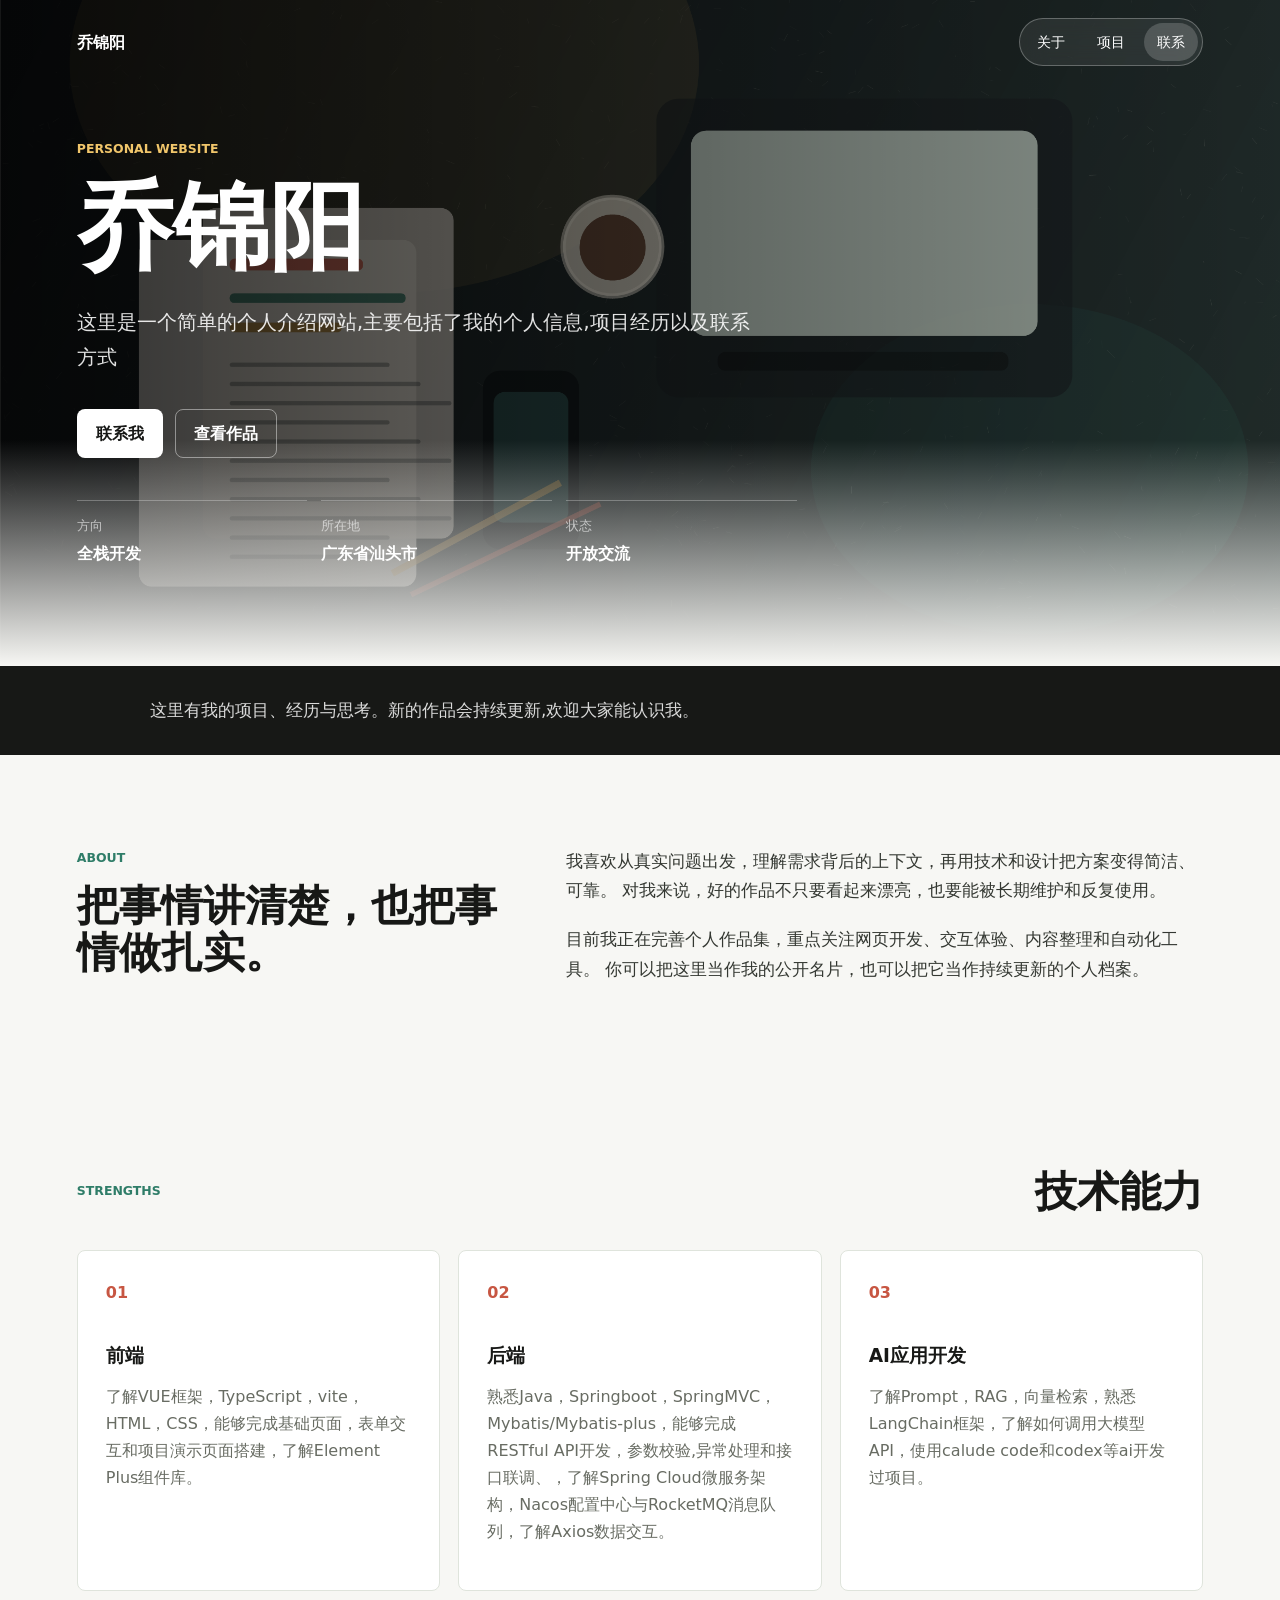
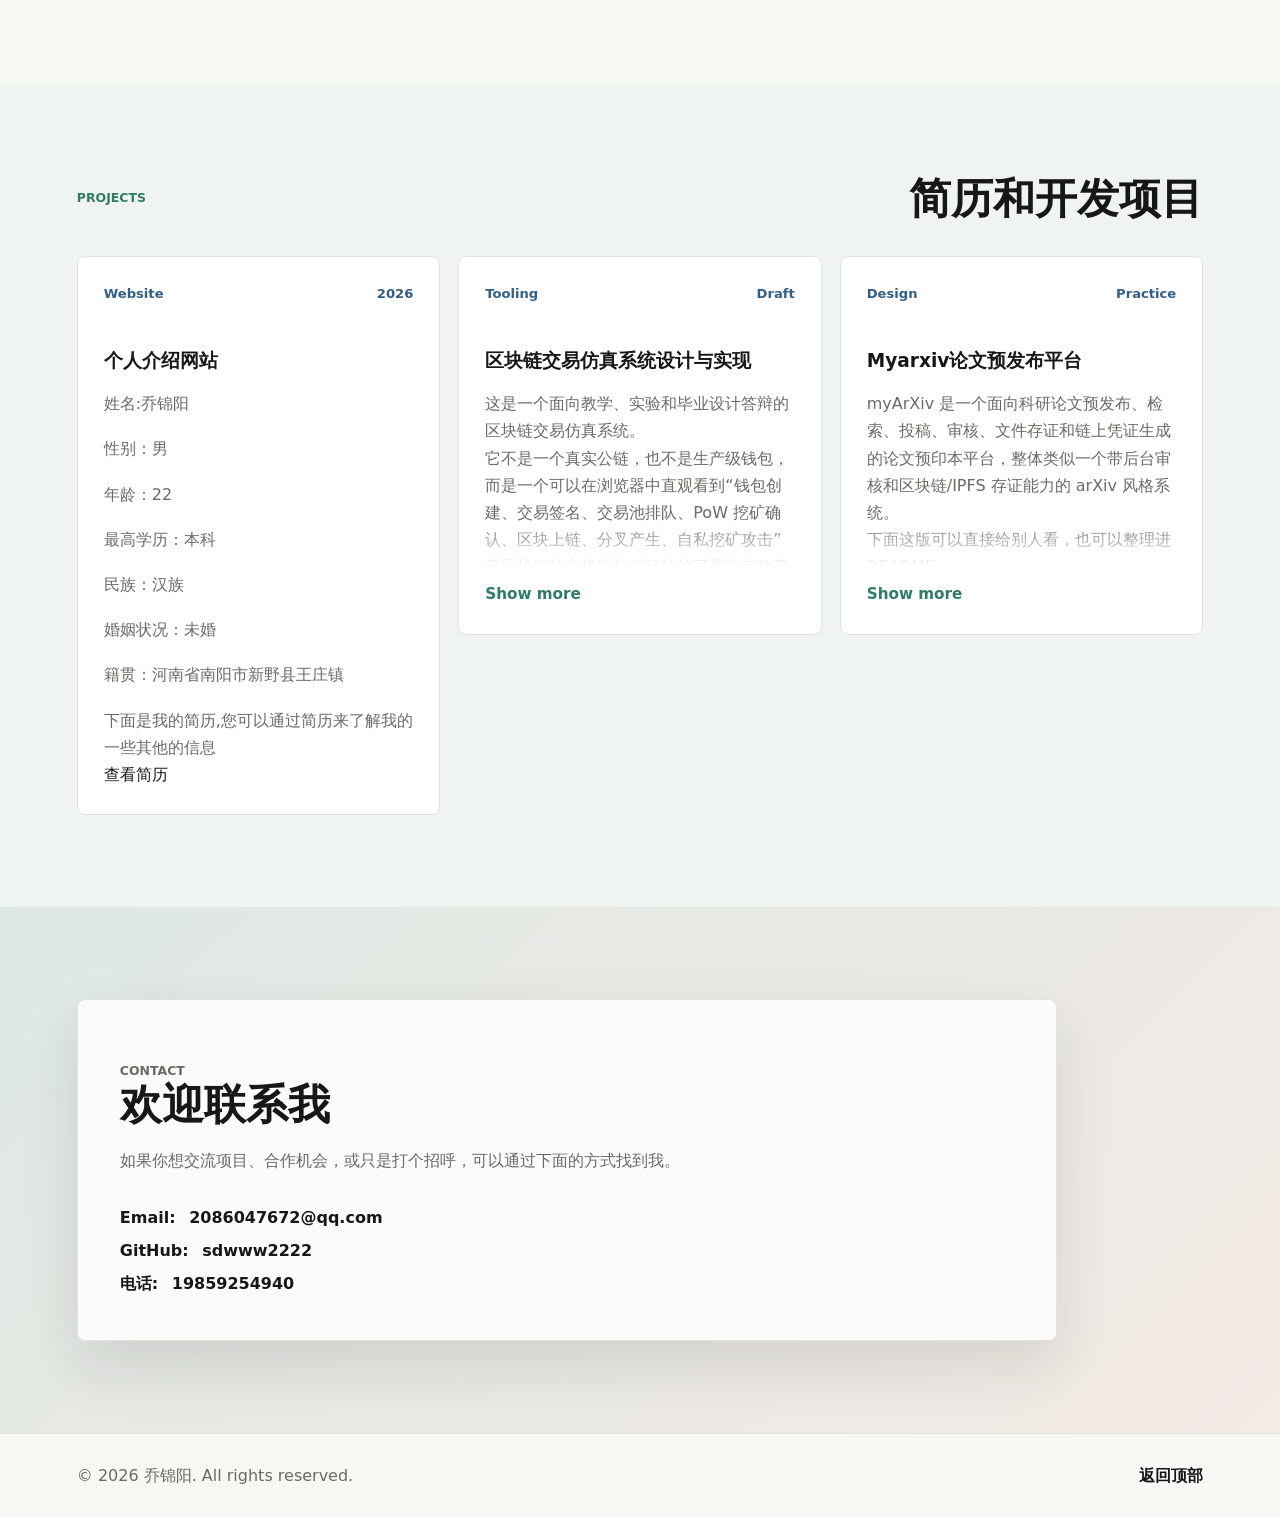
<file: index.html>
<!doctype html>
<html lang="zh-CN">
  <head>
    <meta charset="UTF-8" />
    <meta name="viewport" content="width=device-width, initial-scale=1.0" />
    <meta
      name="description"
      content="乔锦阳的个人介绍网站，展示个人简介、项目经历和联系方式。"
    />
    <title>乔锦阳 | 个人介绍</title>
    <link rel="stylesheet" href="styles.css?v=show-more-3" />
  </head>
  <body>
    <header class="site-header">
      <a class="brand" href="#top" aria-label="回到首页">乔锦阳</a>
      <nav class="site-nav" aria-label="主导航">
        <a href="#about">关于</a>
        <a href="#projects">项目</a>
        <a href="#contact">联系</a>
      </nav>
    </header>

    <main id="top">
      <section class="hero" aria-labelledby="hero-title">
        <div class="hero__content">
          <p class="eyebrow">Personal Website</p>
          <h1 id="hero-title">乔锦阳</h1>
          <p class="hero__lead">
            这里是一个简单的个人介绍网站,主要包括了我的个人信息,项目经历以及联系方式
          </p>
          <div class="hero__actions" aria-label="主要操作">
            <a class="button button--primary" href="#contact">联系我</a>
            <a class="button button--ghost" href="#projects">查看作品</a>
          </div>
          <dl class="quick-facts" aria-label="个人概览">
            <div>
              <dt>方向</dt>
              <dd>全栈开发</dd>
            </div>
            <div>
              <dt>所在地</dt>
              <dd>广东省汕头市</dd>
            </div>
            <div>
              <dt>状态</dt>
              <dd>开放交流</dd>
            </div>
          </dl>
        </div>
      </section>

      <section class="intro-band" aria-label="一句话介绍">
        <p>
          这里有我的项目、经历与思考。新的作品会持续更新,欢迎大家能认识我。
        </p>
      </section>

      <section class="section section--split" id="about" aria-labelledby="about-title">
        <div>
          <p class="section-kicker">About</p>
          <h2 id="about-title">把事情讲清楚，也把事情做扎实。</h2>
        </div>
        <div class="prose">
          <p>
            我喜欢从真实问题出发，理解需求背后的上下文，再用技术和设计把方案变得简洁、可靠。
            对我来说，好的作品不只要看起来漂亮，也要能被长期维护和反复使用。
          </p>
          <p>
            目前我正在完善个人作品集，重点关注网页开发、交互体验、内容整理和自动化工具。
            你可以把这里当作我的公开名片，也可以把它当作持续更新的个人档案。
          </p>
        </div>
      </section>

      <section class="section" aria-labelledby="strength-title">
        <div class="section-heading">
          <p class="section-kicker">Strengths</p>
          <h2 id="strength-title">技术能力</h2>
        </div>
        <div class="feature-grid">
          <article class="feature-card">
            <span class="card-number">01</span>
            <h3>前端</h3>
            <p>了解VUE框架，TypeScript，vite，HTML，CSS，能够完成基础页面，表单交互和项目演示页面搭建，了解Element Plus组件库。</p>
          </article>
          <article class="feature-card">
            <span class="card-number">02</span>
            <h3>后端</h3>
            <p>熟悉Java，Springboot，SpringMVC，Mybatis/Mybatis-plus，能够完成RESTful API开发，参数校验,异常处理和接口联调、，了解Spring Cloud微服务架构，Nacos配置中心与RocketMQ消息队列，了解Axios数据交互。</p>
          </article>
          <article class="feature-card">
            <span class="card-number">03</span>
            <h3>AI应用开发</h3>
            <p>了解Prompt，RAG，向量检索，熟悉LangChain框架，了解如何调用大模型API，使用calude code和codex等ai开发过项目。</p>
          </article>
        </div>
      </section>

      <section class="section section--muted" id="projects" aria-labelledby="projects-title">
        <div class="section-heading">
          <p class="section-kicker">Projects</p>
          <h2 id="projects-title">简历和开发项目</h2>
        </div>
        <div class="project-list">
          <article class="project-card">
            <div class="project-card__meta">
              <span>Website</span>
              <span>2026</span>
            </div>
            <h3>个人介绍网站</h3>
           <p>姓名:乔锦阳</p> 
             <p>性别：男</p>
             <p>年龄：22</p>
             <p>最高学历：本科</p>
             <p>民族：汉族</p>
             <p>婚姻状况：未婚</p>
             <p>籍贯：河南省南阳市新野县王庄镇</p>
            <p>下面是我的简历,您可以通过简历来了解我的一些其他的信息</p>
             <a class="project-button" href="assets/files/乔锦阳-简历.pdf" target="_blank" rel="noreferrer">
    查看简历
  </a>
          </article>
          <article class="project-card">
            <div class="project-card__meta">
              <span>Tooling</span>
              <span>Draft</span>
            </div>
            <h3>区块链交易仿真系统设计与实现</h3>
            <p>这是一个面向教学、实验和毕业设计答辩的区块链交易仿真系统。
它不是一个真实公链，也不是生产级钱包，而是一个可以在浏览器中直观看到“钱包创建、交易签名、交易池排队、PoW 挖矿确认、区块上链、分叉产生、自私挖矿攻击”等区块链核心机制如何运转的可视化实验平台。
项目介绍文案
这个项目是一个基于 Vue 3 和 Node.js/Express 开发的区块链交易仿真系统，主要用于演示区块链从交易产生到区块确认的完整过程。系统内置钱包、交易、mempool、PoW 挖矿、区块链浏览、分叉处理和自私挖矿实验等功能，用户可以通过前端页面完成钱包创建、登录、发起交易、查看交易状态、手动挖矿、观察区块生成，并进一步分析区块链在分叉和攻击场景下的行为变化。
系统的核心目标是把抽象的区块链概念变成可操作、可观察、可演示的流程。普通用户不需要理解底层代码，也可以通过页面看到一笔交易如何被签名、如何进入交易池、如何被矿工打包进新区块、如何获得确认，以及链上出现分叉时主链和孤块是如何被识别的。对于毕业设计或课堂展示来说，这个项目可以作为一个完整的区块链机制演示平台。
这个项目主要做什么
它主要模拟了一条简化版区块链网络的运行过程。
用户首先可以在系统中创建钱包。钱包会生成公钥、私钥和地址，地址由公钥哈希生成，用于标识交易发送方和接收方。创建钱包后，用户可以登录系统并查看自己的余额、地址和交易信息。
然后用户可以发起交易。系统支持使用私钥对交易进行 ECDSA 数字签名，后端会校验交易签名、地址、余额、nonce、gas 等信息。验证通过的交易不会立刻上链，而是先进入 mempool，也就是待打包交易池。
接下来，用户可以触发 PoW 挖矿。矿工会从 mempool 中选择交易，按照优先级、gasPrice、nonce 等规则进行排序和打包，然后通过工作量证明计算新区块哈希。当新区块满足难度要求后，系统会把它加入区块链，并更新交易状态、钱包余额和区块高度。
除了普通交易和挖矿流程，项目还实现了区块链分叉管理。当多个区块在相同高度竞争时，系统可以展示主链、分叉链和孤块，让用户理解为什么区块链需要主链选择机制，以及非主链区块为什么会成为孤块。
项目中比较有特色的一点是自私挖矿实验。系统允许模拟自私矿工隐藏自己挖出的区块，在合适时机发布私有链，从而影响主链选择和矿工收益。用户可以观察自私矿工和诚实矿工的收益对比、私有链领先数量、分叉变化和孤块产生过程。
核心功能
项目包含以下几个核心模块：
钱包管理
支持创建系统钱包、生成地址、保存私钥、登录认证、查询余额。

交易处理
支持创建交易、数字签名、签名验证、nonce 校验、gas 参数、交易优先级和交易状态追踪。

mempool 交易池
交易提交后先进入 mempool，等待矿工打包。系统可以展示待处理交易，并按照 priority、gasPrice、nonce 等规则决定打包顺序。

PoW 挖矿机制
模拟工作量证明挖矿，生成新区块，发放矿工奖励，并将交易确认到链上。

区块链浏览
支持查看区块高度、区块哈希、前一区块哈希、区块内交易、主链区块和非主链区块。

交易生命周期可视化
可以展示交易从创建、签名、提交、进入 mempool、被打包、被确认的完整流程。

分叉与孤块展示
系统能够记录和展示分叉区块，区分主链区块和孤块，帮助理解区块链主链选择逻辑。

自私挖矿实验
支持开启/关闭自私挖矿、设置 gamma 参数、模拟私有链挖矿、发布私有链、比较自私矿工和诚实矿工收益。

实验控制功能
支持重置链状态、清空 mempool、生成测试数据、一键触发自私挖矿演示场景，方便答辩和课堂演示。

技术架构
这个项目采用前后端分离架构。
前端使用 Vue 3 + Vue Router + Vuex + Vite + Axios + Bootstrap，负责页面展示、用户交互、交易创建、钱包管理、区块链可视化和实验操作。
后端使用 Node.js + Express，负责提供钱包、交易、区块链、挖矿、分叉、自私挖矿和实验控制相关 API。
核心区块链逻辑主要包括：
Wallet：钱包、公私钥和地址生成
Transaction：交易结构、签名和验证
Mempool：待打包交易池
Block：区块结构和哈希计算
Blockchain：主链、挖矿、余额、交易确认、分叉处理
SelfishMiner：自私挖矿攻击模拟
系统还使用本地 JSON 文件保存钱包数据和区块链状态，因此服务重启后仍然可以恢复之前的链状态，便于持续演示和调试。</p>
          </article>
          <article class="project-card">
            <div class="project-card__meta">
              <span>Design</span>
              <span>Practice</span>
            </div>
            <h3>Myarxiv论文预发布平台</h3>
            <p>myArXiv 是一个面向科研论文预发布、检索、投稿、审核、文件存证和链上凭证生成的论文预印本平台，整体类似一个带后台审核和区块链/IPFS 存证能力的 arXiv 风格系统。
下面这版可以直接给别人看，也可以整理进 README。
项目概述
myArXiv 是一个论文预发数据库系统，主要用于帮助科研用户在线提交论文、上传论文文件、填写论文元数据、选择学科分类、查看论文详情、检索论文内容，并支持论文版本更新、审核管理、用户权限管理、文件存储和链上存证等完整流程。
项目不仅包含普通用户使用的前台系统，还包含管理员、学科管理员、审核员使用的后台管理系统，以及基于 Spring Boot / Spring Cloud 的后端服务。整体目标是搭建一个从“论文提交”到“审核发布”再到“公开检索、长期存储、凭证生成”的完整论文预印本平台。
它解决什么问题
这个项目想解决的是学术论文在正式发表前的开放共享和可信管理问题。用户可以像使用 arXiv 一样，把自己的论文提前提交到平台中，平台通过学科分类、审核流程、文件管理和版本控制，让论文可以被有序归档、查询和展示。
同时，项目还引入了 IPFS 和区块链相关能力：论文文件可以通过文件服务进行存储，论文或文件信息可以生成哈希、凭证或链上记录，用来增强论文归档的可信度、可追溯性和防篡改能力。
主要用户角色
系统大致面向四类角色：
普通用户：注册登录后，可以浏览学科分类、搜索论文、提交论文、管理自己的已发布/未发布论文、更新论文版本、查看个人信息和权限申请状态。
论文作者：在普通用户基础上，重点使用投稿流程，上传论文文件，填写标题、摘要、作者、分类、许可证等元数据，并提交审核。
审核员：在后台查看待审核论文，对论文进行审核、通过、拒绝、暂缓等处理，也可以查看自己已审核或被拒绝的论文记录。
管理员/学科管理员：负责用户管理、审核员管理、学科分类管理、权限管理、统计信息查看，以及平台基础数据维护。
核心功能
前台用户端主要包括：
首页学科浏览：按照 Subject 和 Category 展示论文分类，用户可以进入某个分类查看新论文、近期论文或进行搜索。
用户注册与登录：支持账号登录、邮箱登录、邮箱验证码、忘记密码、重置密码等流程。
五步投稿流程：项目中投稿流程被拆成 Start、Add Files、Process、Metadata、Preview 五个步骤，覆盖论文提交的主要环节。
论文文件上传：支持论文文件保存、图片上传、文件下载、文件删除和文件信息更新。
论文元数据填写：包括论文标题、摘要、作者、学科分类、分类属性、许可证等信息。
论文列表与详情：用户可以查看论文列表、论文详情、论文文件、论文版本等信息。
论文检索：支持按分类、关键词或多条件查询论文。
个人中心：用户可以查看个人资料、已发布论文、未发布论文、权限申请等。
版本更新：已发布论文可以进行版本更新，保留论文版本历史。
NFT/链上凭证相关功能：项目中包含证书生成、文件哈希查询、mint 状态更新、链上记录提交等功能入口。
后台管理端主要包括：
论文审核管理：审核员可以查看待审核论文，执行通过、拒绝、暂缓、认领审核等操作。
已审核论文管理：查看已经处理过的论文记录。
拒绝/暂缓论文管理：管理未通过或被暂缓的论文。
审核员管理：管理员可以新增、编辑、删除学科审核员。
学科管理员管理：管理不同学科下的管理员。
普通用户管理：查看用户列表，冻结、恢复、删除用户账号。
学科与分类管理：维护 subject、category、category value 等论文分类体系。
权限申请管理：处理普通用户提交的权限申请。
角色与权限管理：支持角色、权限、用户角色、用户权限等 RBAC 相关能力。
统计信息：后台提供论文、用户、审核等平台数据概览。
技术架构
项目整体是一个前后端分离、多模块的系统。
前台用户端位于 develop 目录，使用 Vue 3、Vue Router、Vuex、Element Plus、Axios，并引入 Web3、Ethers 等区块链交互依赖。它负责普通用户看到的 myArXiv 网站，包括首页、投稿、论文列表、论文详情、搜索和用户中心。
后台管理端位于 background 目录，使用 Vue 3、Vite、TypeScript、Pinia、Element Plus、ECharts。它基于动态路由和角色菜单构建，适合管理员、审核员、学科管理员使用。
后端主业务服务位于 feature/cloud-myarxiv/myarxiv-project，使用 Spring Boot、Spring Cloud Alibaba、Nacos、OpenFeign、MyBatis-Plus、MySQL、Redis、Web3j。它负责用户、论文、投稿、审核、分类、权限、通知、统计、链上记录等核心业务。
文件服务位于 feature/cloud-myarxiv/myarxiv-document，主要负责文件上传、下载、IPFS 存储等能力，依赖 java-ipfs-http-client。
公共模块和服务接口模块包括 myarxiv-common 和 myarxiv-feignapi，用于放置通用响应结构、公共实体、Feign 接口等内容。
数据设计
数据库中包含比较完整的论文平台数据模型，例如：
user 用户表、role 角色表、privilege 权限表、user_role 用户角色表、paper 论文表、submission 投稿表、paper_file 论文文件表、submission_file 投稿文件表、paper_audit 论文审核表、category 分类表、subject 学科表、license 许可证表、endorsement 背书表、file_md5 文件哈希表、permission_application 权限申请表、user_onchain_audit 链上审核记录表等。
这说明项目不是一个简单展示页面，而是围绕“论文提交、审核、发布、归档、检索、权限、存证”建立了比较完整的业务闭环。
典型业务流程
一个典型流程是：
用户注册并登录平台，进入首页浏览学科分类；选择投稿后，按照五步流程填写论文信息、上传论文文件、补充元数据并预览提交；提交后，论文进入后台审核流程；审核员在后台认领或处理论文，审核通过后论文进入公开论文库；其他用户可以按分类或关键词搜索、查看论文详情和下载文件；作者后续还可以更新论文版本；系统可以进一步生成文件哈希、证书或链上存证记录。
项目亮点
这个项目的特点在于它不是只做“论文展示”，而是把论文预发布平台的多个关键环节都串起来了：
它有前台用户系统，也有后台管理系统；有投稿流程，也有审核流程；有论文检索，也有分类体系；有用户权限，也有审核员/管理员角色；有传统数据库存储，也有 IPFS 和区块链相关扩展；有论文版本管理，也有文件哈希和证书生成能力。
换句话说，它可以被介绍为：一个集论文预发布、投稿审核、学科分类、论文检索、用户权限、文件存储和区块链可信存证于一体的科研论文开放归档平台。</p>
          </article>
        </div>
      </section>

      <section class="contact-section" id="contact" aria-labelledby="contact-title">
        <div class="contact-panel">
          <p class="section-kicker">Contact</p>
          <h2 id="contact-title">欢迎联系我</h2>
          <p>
            如果你想交流项目、合作机会，或只是打个招呼，可以通过下面的方式找到我。
          </p>
          <div class="contact-details" aria-label="联系方式">
            <p><strong>Email:</strong> 2086047672@qq.com</p>
            <p><strong>GitHub:</strong> sdwww2222</p>
            <p><strong>电话:</strong> 19859254940</p>
          </div>
        </div>
      </section>
    </main>

    <footer class="site-footer">
      <p>© <span id="year">2026</span> 乔锦阳. All rights reserved.</p>
      <a href="#top">返回顶部</a>
    </footer>

    <script src="script.js?v=show-more-3"></script>
  </body>
</html>
</file>
<file: styles.css>
:root {
  color-scheme: light;
  --ink: #171816;
  --ink-soft: #343832;
  --muted: #686c63;
  --paper: #f7f7f4;
  --surface: #ffffff;
  --surface-strong: #f0f4f1;
  --line: #dfe4dc;
  --green: #2f7d68;
  --coral: #c75642;
  --gold: #b28433;
  --blue: #315f86;
  --shadow: 0 24px 60px rgba(24, 31, 28, 0.12);
}

* {
  box-sizing: border-box;
}

html {
  scroll-behavior: smooth;
}

body {
  margin: 0;
  background: var(--paper);
  color: var(--ink);
  font-family:
    Inter,
    "Noto Sans SC",
    "Microsoft YaHei",
    system-ui,
    -apple-system,
    BlinkMacSystemFont,
    "Segoe UI",
    sans-serif;
  line-height: 1.7;
}

body::selection {
  background: rgba(47, 125, 104, 0.22);
}

a {
  color: inherit;
  text-decoration: none;
}

img {
  display: block;
  max-width: 100%;
}

.site-header {
  position: fixed;
  z-index: 20;
  top: 0;
  left: 0;
  right: 0;
  display: flex;
  align-items: center;
  justify-content: space-between;
  gap: 24px;
  padding: 18px 6vw;
  color: #fff;
  transition:
    background 180ms ease,
    color 180ms ease,
    box-shadow 180ms ease;
}

.site-header.is-scrolled {
  background: rgba(255, 255, 255, 0.92);
  color: var(--ink);
  box-shadow: 0 10px 30px rgba(29, 35, 32, 0.08);
  backdrop-filter: blur(14px);
}

.brand {
  font-size: 1rem;
  font-weight: 800;
}

.site-nav {
  display: flex;
  align-items: center;
  gap: 6px;
  padding: 4px;
  border: 1px solid rgba(255, 255, 255, 0.28);
  border-radius: 999px;
  background: rgba(255, 255, 255, 0.08);
  backdrop-filter: blur(12px);
}

.site-header.is-scrolled .site-nav {
  border-color: var(--line);
  background: rgba(255, 255, 255, 0.7);
}

.site-nav a {
  min-width: 54px;
  padding: 7px 13px;
  border-radius: 999px;
  color: currentColor;
  font-size: 0.9rem;
  text-align: center;
}

.site-nav a.is-active,
.site-nav a:hover {
  background: rgba(255, 255, 255, 0.18);
}

.site-header.is-scrolled .site-nav a.is-active,
.site-header.is-scrolled .site-nav a:hover {
  background: var(--surface-strong);
}

.hero {
  position: relative;
  min-height: 74svh;
  display: flex;
  align-items: center;
  padding: 112px 6vw 72px;
  overflow: hidden;
  color: #fff;
  background:
    linear-gradient(90deg, rgba(0, 0, 0, 0.72), rgba(0, 0, 0, 0.42) 46%, rgba(0, 0, 0, 0.08)),
    url("assets/hero-workspace.png") center / cover no-repeat;
}

.hero::after {
  content: "";
  position: absolute;
  inset: auto 0 0;
  height: 34%;
  background: linear-gradient(180deg, rgba(247, 247, 244, 0), var(--paper));
  pointer-events: none;
}

.hero__content {
  position: relative;
  z-index: 1;
  width: min(860px, 100%);
}

.eyebrow,
.section-kicker {
  margin: 0 0 14px;
  color: var(--green);
  font-size: 0.78rem;
  font-weight: 800;
  text-transform: uppercase;
  letter-spacing: 0;
}

.hero .eyebrow {
  color: #f1c66b;
}

h1,
h2,
h3,
p {
  overflow-wrap: anywhere;
}

h1,
h2,
h3 {
  margin: 0;
  line-height: 1.12;
}

h1 {
  font-size: 6rem;
  font-weight: 900;
}

h2 {
  max-width: 820px;
  font-size: 2.65rem;
  font-weight: 850;
}

h3 {
  font-size: 1.16rem;
  font-weight: 800;
}

.hero__lead {
  max-width: 680px;
  margin: 24px 0 0;
  color: rgba(255, 255, 255, 0.88);
  font-size: 1.28rem;
}

.hero__actions {
  display: flex;
  flex-wrap: wrap;
  gap: 12px;
  margin-top: 34px;
}

.button {
  display: inline-flex;
  align-items: center;
  justify-content: center;
  min-height: 46px;
  padding: 10px 18px;
  border: 1px solid transparent;
  border-radius: 8px;
  font-weight: 800;
}

.button--primary {
  background: #fff;
  color: var(--ink);
}

.button--ghost {
  border-color: rgba(255, 255, 255, 0.44);
  color: #fff;
}

.button:hover,
.project-card:hover,
.feature-card:hover {
  transform: translateY(-2px);
}

.quick-facts {
  display: grid;
  grid-template-columns: repeat(3, minmax(0, 1fr));
  gap: 14px;
  max-width: 720px;
  margin: 42px 0 0;
}

.quick-facts div {
  padding-top: 14px;
  border-top: 1px solid rgba(255, 255, 255, 0.28);
}

.quick-facts dt {
  color: rgba(255, 255, 255, 0.62);
  font-size: 0.82rem;
}

.quick-facts dd {
  margin: 3px 0 0;
  color: #fff;
  font-weight: 800;
}

.intro-band {
  display: grid;
  place-items: center;
  padding: 30px 6vw;
  background: var(--ink);
  color: #fff;
}

.intro-band p {
  width: min(980px, 100%);
  margin: 0;
  color: rgba(255, 255, 255, 0.84);
  font-size: 1.05rem;
}

.section {
  padding: 92px 6vw;
}

.section--split {
  display: grid;
  grid-template-columns: minmax(240px, 0.8fr) minmax(320px, 1.2fr);
  gap: 64px;
  align-items: start;
}

.section--muted {
  background: var(--surface-strong);
}

.section-heading {
  display: flex;
  align-items: end;
  justify-content: space-between;
  gap: 24px;
  margin-bottom: 34px;
}

.prose p {
  margin: 0 0 20px;
  color: var(--ink-soft);
  font-size: 1.08rem;
}

.prose p:last-child {
  margin-bottom: 0;
}

.feature-grid {
  display: grid;
  grid-template-columns: repeat(3, minmax(0, 1fr));
  gap: 18px;
}

.feature-card,
.project-card {
  border: 1px solid var(--line);
  border-radius: 8px;
  background: var(--surface);
  box-shadow: 0 0 0 rgba(0, 0, 0, 0);
  transition:
    transform 180ms ease,
    box-shadow 180ms ease,
    border-color 180ms ease;
}

.feature-card {
  min-height: 230px;
  padding: 28px;
}

.feature-card:hover,
.project-card:hover {
  border-color: rgba(47, 125, 104, 0.28);
  box-shadow: var(--shadow);
}

.card-number {
  display: block;
  margin-bottom: 40px;
  color: var(--coral);
  font-weight: 900;
}

.feature-card p,
.project-card p,
.contact-panel p {
  color: var(--muted);
}

.project-list {
  display: grid;
  grid-template-columns: repeat(3, minmax(0, 1fr));
  align-items: start;
  gap: 18px;
}

.project-card {
  min-height: 255px;
  padding: 26px;
}

.project-card__meta {
  display: flex;
  justify-content: space-between;
  gap: 16px;
  margin-bottom: 46px;
  color: var(--blue);
  font-size: 0.82rem;
  font-weight: 800;
}

.project-card p {
  margin: 18px 0 0;
}

.project-card__text {
  white-space: pre-line;
}

.project-card__text.is-collapsed:not(.is-expanded) {
  position: relative;
  max-height: 11rem;
  overflow: hidden;
}

.project-card__text.is-collapsed:not(.is-expanded)::after {
  content: "";
  position: absolute;
  right: 0;
  bottom: 0;
  left: 0;
  height: 3rem;
  background: linear-gradient(180deg, rgba(255, 255, 255, 0), var(--surface));
  pointer-events: none;
}

.show-more-button {
  display: inline-flex;
  align-items: center;
  margin-top: 16px;
  padding: 0;
  border: 0;
  background: transparent;
  color: var(--green);
  cursor: pointer;
  font: inherit;
  font-size: 0.95rem;
  font-weight: 800;
}

.show-more-button:hover {
  color: var(--ink);
  text-decoration: underline;
  text-underline-offset: 4px;
}

.contact-section {
  padding: 92px 6vw;
  background:
    linear-gradient(135deg, rgba(47, 125, 104, 0.12), rgba(199, 86, 66, 0.08)),
    var(--paper);
}

.contact-panel {
  max-width: 980px;
  padding: 42px;
  border: 1px solid var(--line);
  border-radius: 8px;
  background: rgba(255, 255, 255, 0.82);
  box-shadow: var(--shadow);
}

.contact-panel p {
  max-width: 660px;
  margin: 18px 0 0;
}

.contact-details {
  display: grid;
  gap: 6px;
  margin-top: 30px;
}

.contact-details p {
  max-width: none;
  margin: 0;
  color: var(--ink);
  font-weight: 800;
}

.contact-details strong {
  margin-right: 8px;
}

.site-footer {
  display: flex;
  align-items: center;
  justify-content: space-between;
  gap: 20px;
  padding: 28px 6vw;
  border-top: 1px solid var(--line);
  color: var(--muted);
}

.site-footer p {
  margin: 0;
}

.site-footer a {
  color: var(--ink);
  font-weight: 800;
}

@media (max-width: 900px) {
  .site-header {
    align-items: flex-start;
    flex-direction: column;
    gap: 12px;
    padding: 14px 5vw;
  }

  .site-nav {
    width: 100%;
    overflow-x: auto;
    justify-content: space-between;
  }

  .hero {
    min-height: 78svh;
    padding: 146px 5vw 58px;
    background-position: 55% center;
  }

  h1 {
    font-size: 4rem;
  }

  h2 {
    font-size: 2.05rem;
  }

  .hero__lead {
    font-size: 1.12rem;
  }

  .section,
  .contact-section {
    padding: 68px 5vw;
  }

  .section--split {
    grid-template-columns: 1fr;
    gap: 28px;
  }

  .feature-grid,
  .project-list {
    grid-template-columns: 1fr;
  }

  .feature-card,
  .project-card {
    min-height: auto;
  }
}

@media (max-width: 560px) {
  .site-nav a {
    min-width: 48px;
    padding-inline: 10px;
    font-size: 0.84rem;
  }

  .hero {
    min-height: 82svh;
    padding-top: 142px;
  }

  h1 {
    font-size: 3rem;
  }

  h2 {
    font-size: 1.65rem;
  }

  .quick-facts {
    grid-template-columns: 1fr;
    gap: 10px;
  }

  .button {
    width: 100%;
  }

  .contact-panel {
    padding: 28px;
  }

  .site-footer {
    align-items: flex-start;
    flex-direction: column;
  }
}

@media (prefers-reduced-motion: reduce) {
  *,
  *::before,
  *::after {
    scroll-behavior: auto !important;
    transition: none !important;
  }
}
</file>
